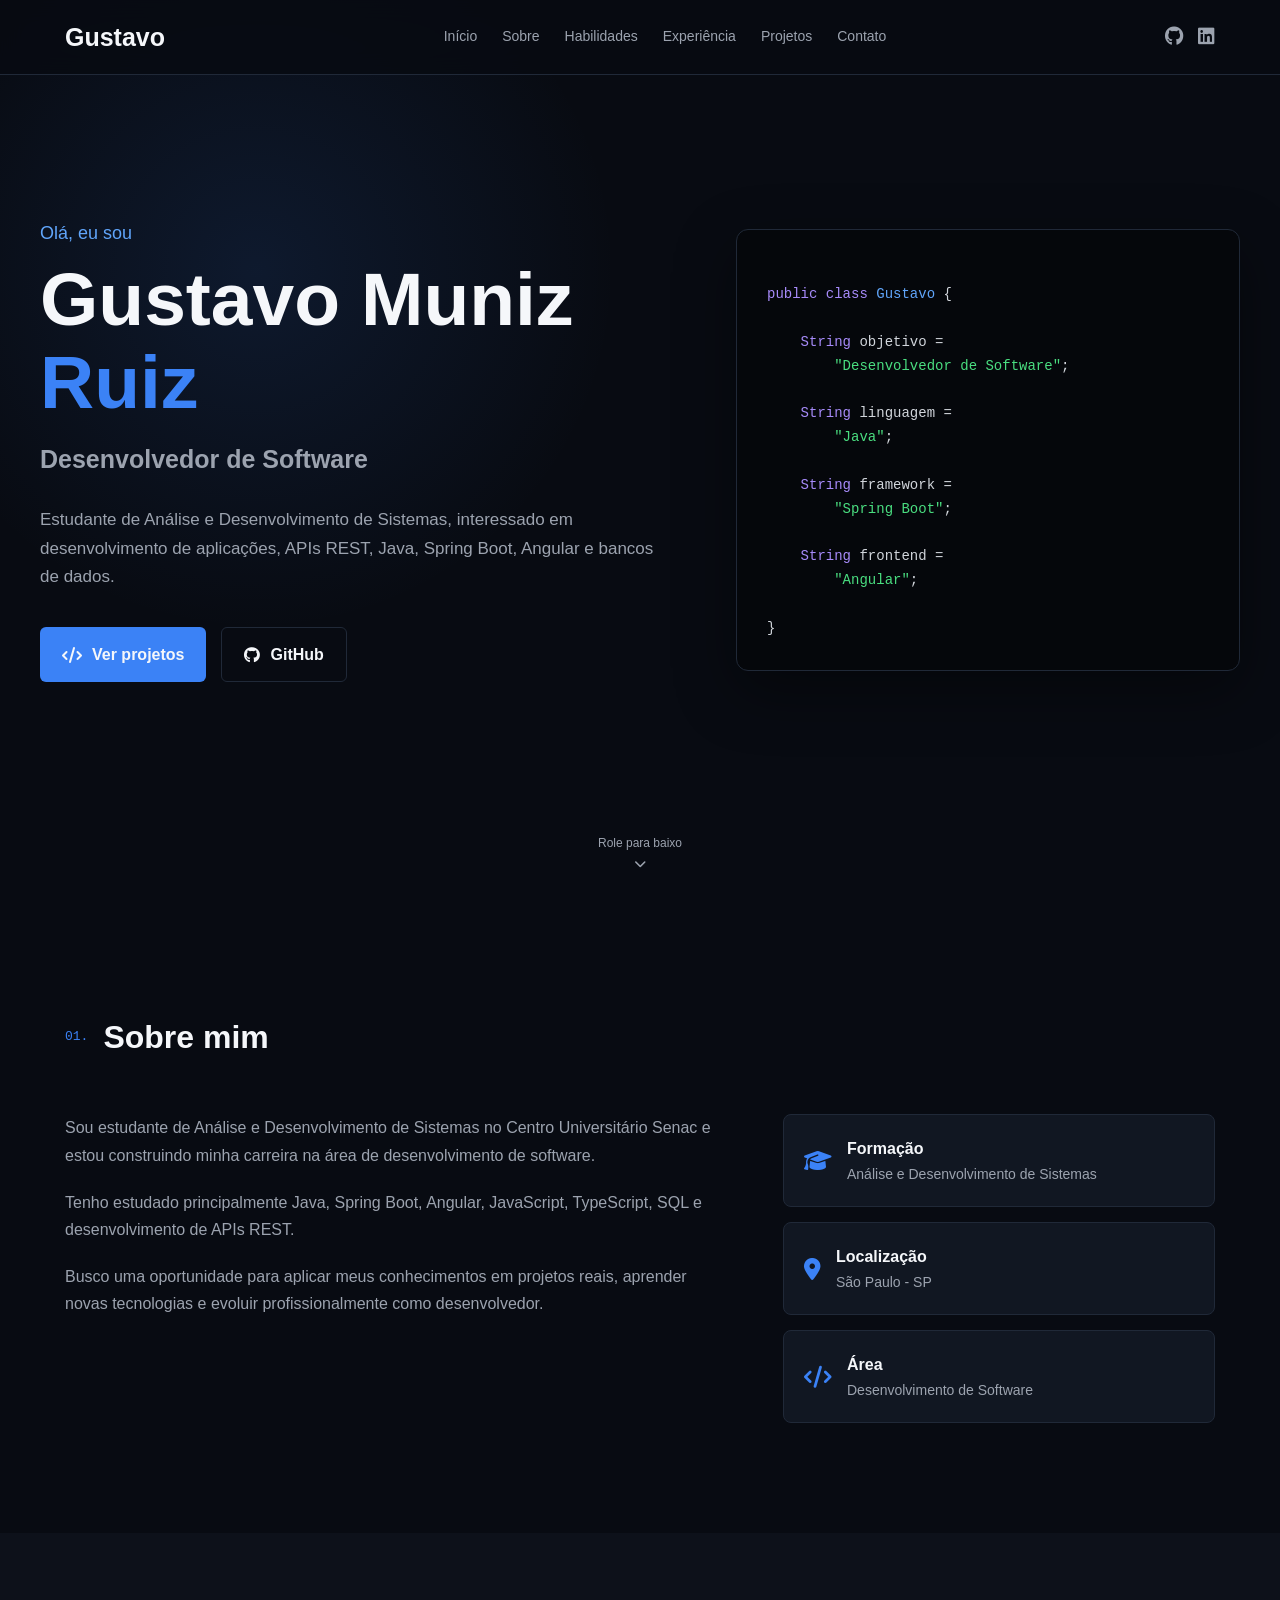
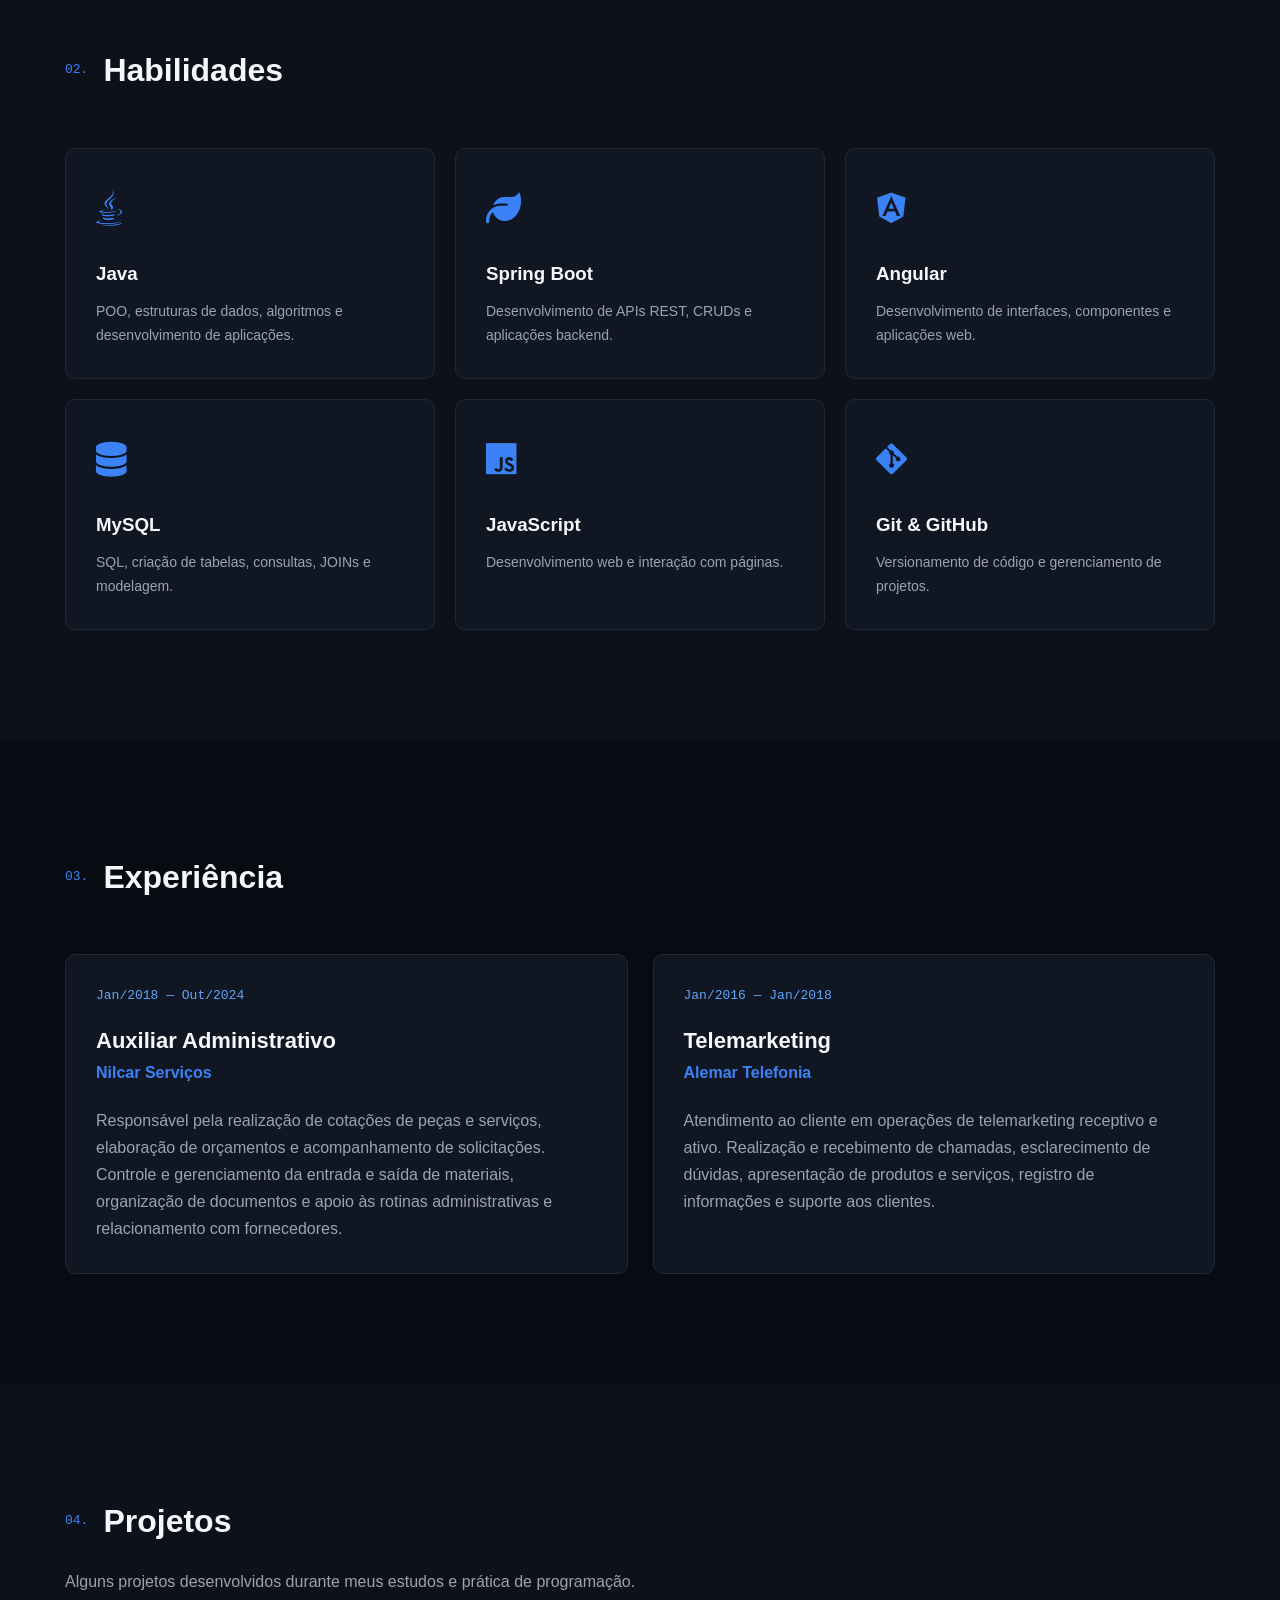
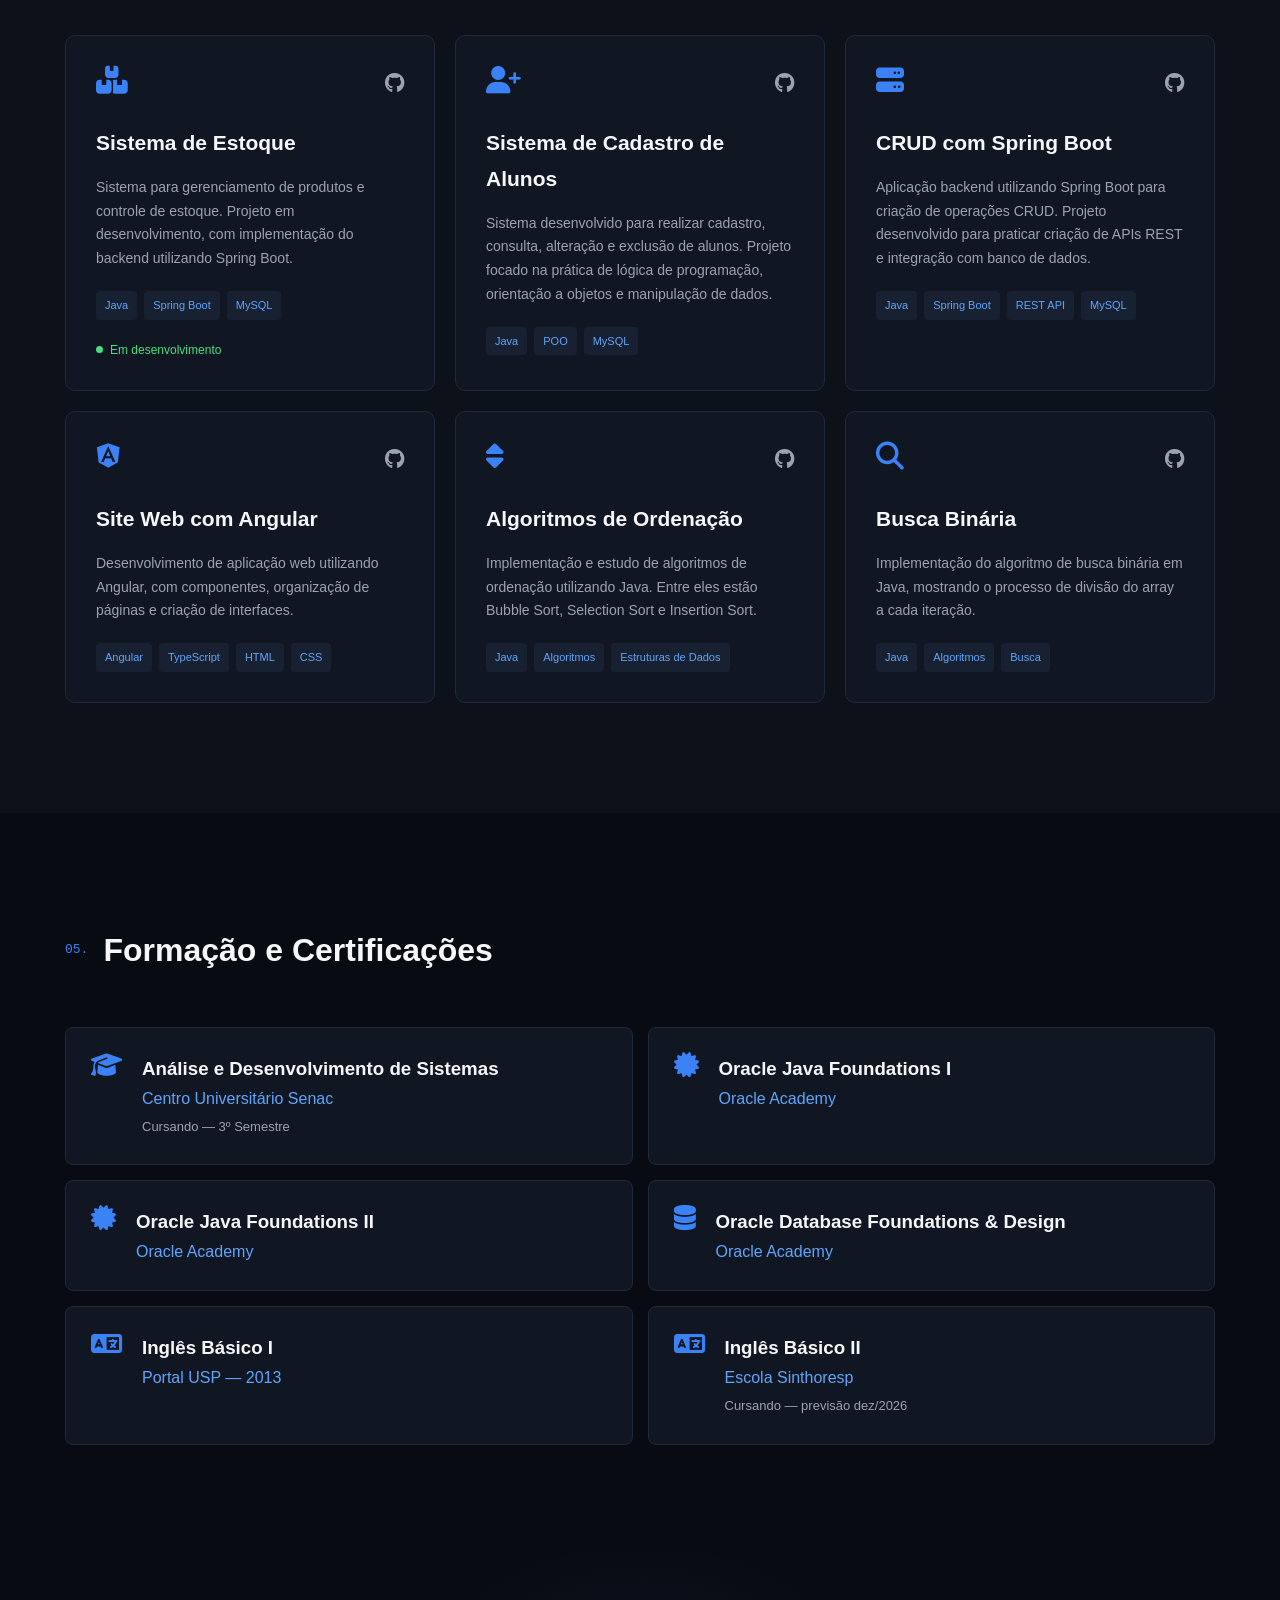
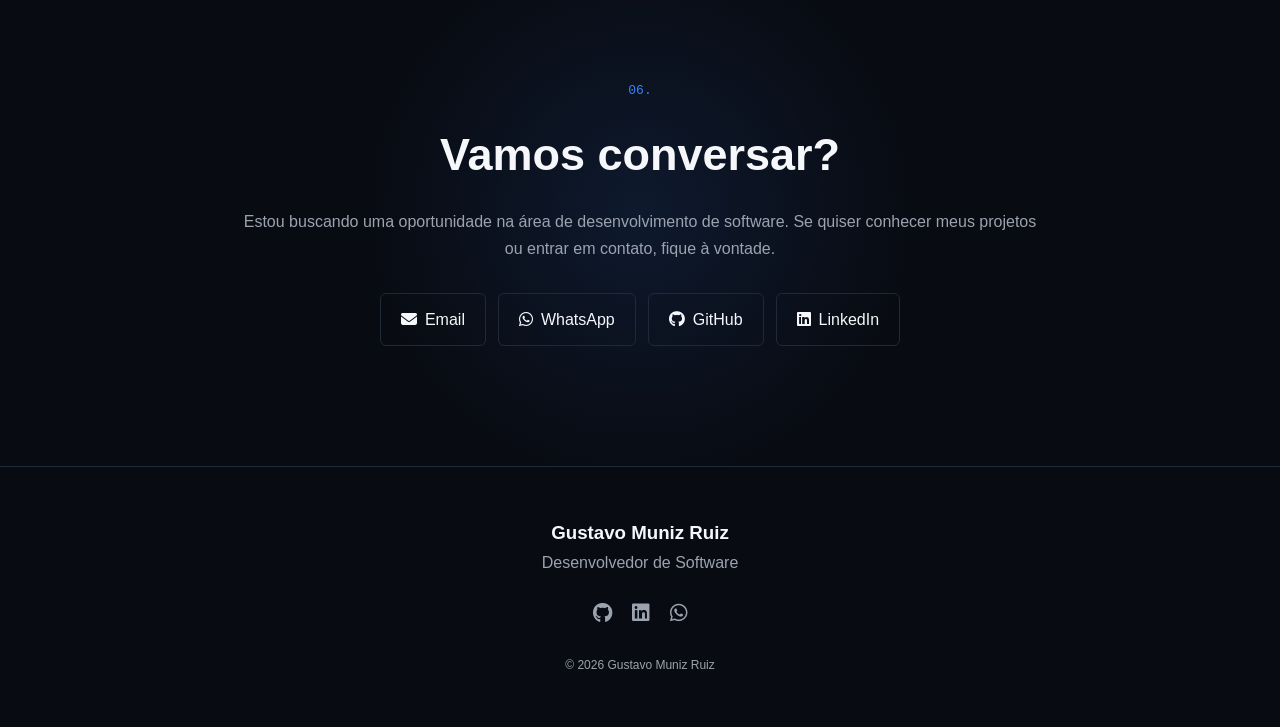
<file: curriculo/index.html>
<!DOCTYPE html>
<html lang="pt-BR">

<head>

    <meta charset="UTF-8">

    <meta name="viewport"
          content="width=device-width, initial-scale=1.0">

    <title>Gustavo Muniz Ruiz | Desenvolvedor</title>

    <link rel="stylesheet"
          href="style.css">

    <!-- Font Awesome -->
    <link rel="stylesheet"
          href="https://cdnjs.cloudflare.com/ajax/libs/font-awesome/6.5.2/css/all.min.css">

</head>


<body>


<!-- =========================
     NAVEGAÇÃO
========================= -->

<nav class="navbar">

    <div class="nav-container">

        <a href="#inicio" class="logo">
            Gustavo<span></span>
        </a>


        <div class="nav-links">

            <a href="#inicio">Início</a>

            <a href="#sobre">Sobre</a>

            <a href="#habilidades">Habilidades</a>

            <a href="#experiencia">Experiência</a>

            <a href="#projetos">Projetos</a>

            <a href="#contato">Contato</a>

        </div>


        <div class="nav-social">

            <a href="https://github.com/gustavomr31"
               target="_blank">

                <i class="fa-brands fa-github"></i>

            </a>


            <a href="https://www.linkedin.com/"
               target="_blank">

                <i class="fa-brands fa-linkedin"></i>

            </a>

        </div>

    </div>

</nav>



<!-- =========================
     INÍCIO
========================= -->

<section id="inicio" class="hero">

    <div class="hero-container">


        <div class="hero-text reveal-left">

            <p class="hello">
                Olá, eu sou
            </p>


            <h1>
                Gustavo Muniz
                <span>Ruiz</span>
            </h1>


            <h2>
                Desenvolvedor de Software
            </h2>


            <p class="hero-description">

                Estudante de Análise e Desenvolvimento de Sistemas,
                interessado em desenvolvimento de aplicações,
                APIs REST, Java, Spring Boot, Angular e bancos
                de dados.

            </p>


            <div class="hero-buttons">

                <a href="#projetos"
                   class="btn primary">

                    <i class="fa-solid fa-code"></i>

                    Ver projetos

                </a>


                <a href="https://github.com/gustavomr31"
                   target="_blank"
                   class="btn secondary">

                    <i class="fa-brands fa-github"></i>

                    GitHub

                </a>

            </div>

        </div>



        <div class="hero-code reveal-right">

<pre><code>
<span class="purple">public class</span> <span class="blue">Gustavo</span> {

    <span class="purple">String</span> objetivo =
        <span class="green">"Desenvolvedor de Software"</span>;

    <span class="purple">String</span> linguagem =
        <span class="green">"Java"</span>;

    <span class="purple">String</span> framework =
        <span class="green">"Spring Boot"</span>;

    <span class="purple">String</span> frontend =
        <span class="green">"Angular"</span>;

}
</code></pre>

        </div>

    </div>


    <div class="scroll-indicator">

        <span>Role para baixo</span>

        <i class="fa-solid fa-chevron-down"></i>

    </div>

</section>



<!-- =========================
     SOBRE
========================= -->

<section id="sobre" class="section">


    <div class="section-header reveal">

        <span>01.</span>

        <h2>Sobre mim</h2>

    </div>


    <div class="about-grid">


        <div class="about-text reveal-left">

            <p>

                Sou estudante de Análise e Desenvolvimento de
                Sistemas no Centro Universitário Senac e estou
                construindo minha carreira na área de desenvolvimento
                de software.

            </p>


            <p>

                Tenho estudado principalmente Java, Spring Boot,
                Angular, JavaScript, TypeScript, SQL e desenvolvimento
                de APIs REST.

            </p>


            <p>

                Busco uma oportunidade para aplicar meus conhecimentos
                em projetos reais, aprender novas tecnologias e evoluir
                profissionalmente como desenvolvedor.

            </p>

        </div>



        <div class="about-info reveal-right">

            <div class="info-card">

                <i class="fa-solid fa-graduation-cap"></i>

                <div>

                    <strong>Formação</strong>

                    <span>
                        Análise e Desenvolvimento de Sistemas
                    </span>

                </div>

            </div>


            <div class="info-card">

                <i class="fa-solid fa-location-dot"></i>

                <div>

                    <strong>Localização</strong>

                    <span>
                        São Paulo - SP
                    </span>

                </div>

            </div>


            <div class="info-card">

                <i class="fa-solid fa-code"></i>

                <div>

                    <strong>Área</strong>

                    <span>
                        Desenvolvimento de Software
                    </span>

                </div>

            </div>


        </div>

    </div>

</section>



<!-- =========================
     HABILIDADES
========================= -->

<section id="habilidades" class="section dark-section">


    <div class="section-header reveal">

        <span>02.</span>

        <h2>Habilidades</h2>

    </div>


    <div class="skills-container">


        <div class="skill-card reveal">

            <div class="skill-icon">

                <i class="fa-brands fa-java"></i>

            </div>

            <h3>Java</h3>

            <p>
                POO, estruturas de dados,
                algoritmos e desenvolvimento
                de aplicações.
            </p>

        </div>



        <div class="skill-card reveal">

            <div class="skill-icon">

                <i class="fa-solid fa-leaf"></i>

            </div>

            <h3>Spring Boot</h3>

            <p>
                Desenvolvimento de APIs REST,
                CRUDs e aplicações backend.
            </p>

        </div>



        <div class="skill-card reveal">

            <div class="skill-icon">

                <i class="fa-brands fa-angular"></i>

            </div>

            <h3>Angular</h3>

            <p>
                Desenvolvimento de interfaces,
                componentes e aplicações web.
            </p>

        </div>



        <div class="skill-card reveal">

            <div class="skill-icon">

                <i class="fa-solid fa-database"></i>

            </div>

            <h3>MySQL</h3>

            <p>
                SQL, criação de tabelas,
                consultas, JOINs e modelagem.
            </p>

        </div>



        <div class="skill-card reveal">

            <div class="skill-icon">

                <i class="fa-brands fa-js"></i>

            </div>

            <h3>JavaScript</h3>

            <p>
                Desenvolvimento web e
                interação com páginas.
            </p>

        </div>



        <div class="skill-card reveal">

            <div class="skill-icon">

                <i class="fa-brands fa-git-alt"></i>

            </div>

            <h3>Git & GitHub</h3>

            <p>
                Versionamento de código e
                gerenciamento de projetos.
            </p>

        </div>

    </div>

</section>



<!-- =========================
     EXPERIÊNCIA
========================= -->

<section id="experiencia" class="section">


    <div class="section-header reveal">

        <span>03.</span>

        <h2>Experiência</h2>

    </div>


    <div class="experience-container">


        <div class="experience-card reveal-left">

            <div class="experience-date">

                Jan/2018 — Out/2024

            </div>


            <h3>
                Auxiliar Administrativo
            </h3>


            <h4>
                Nilcar Serviços
            </h4>


            <p>

                Responsável pela realização de cotações de peças
                e serviços, elaboração de orçamentos e acompanhamento
                de solicitações.

                Controle e gerenciamento da entrada e saída de
                materiais, organização de documentos e apoio às
                rotinas administrativas e relacionamento com
                fornecedores.

            </p>

        </div>



        <div class="experience-card reveal-right">

            <div class="experience-date">

                Jan/2016 — Jan/2018

            </div>


            <h3>
                Telemarketing
            </h3>


            <h4>
                Alemar Telefonia
            </h4>


            <p>

                Atendimento ao cliente em operações de telemarketing
                receptivo e ativo.

                Realização e recebimento de chamadas, esclarecimento
                de dúvidas, apresentação de produtos e serviços,
                registro de informações e suporte aos clientes.

            </p>

        </div>

    </div>

</section>



<!-- =========================
     PROJETOS
========================= -->

<section id="projetos" class="section dark-section">


    <div class="section-header reveal">

        <span>04.</span>

        <h2>Projetos</h2>

    </div>


    <p class="section-description reveal">

        Alguns projetos desenvolvidos durante meus estudos e
        prática de programação.

    </p>


    <div class="projects-grid">


        <!-- PROJETO 1 -->

        <article class="project-card reveal">

            <div class="project-top">

                <i class="fa-solid fa-boxes-stacked"></i>


                <a href="https://github.com/gustavomr31"
                   target="_blank">

                    <i class="fa-brands fa-github"></i>

                </a>

            </div>


            <h3>
                Sistema de Estoque
            </h3>


            <p>

                Sistema para gerenciamento de produtos e controle
                de estoque.

                Projeto em desenvolvimento, com implementação
                do backend utilizando Spring Boot.

            </p>


            <div class="project-tech">

                <span>Java</span>

                <span>Spring Boot</span>

                <span>MySQL</span>

            </div>


            <div class="project-status">

                <span></span>

                Em desenvolvimento

            </div>

        </article>



        <!-- PROJETO 2 -->

        <article class="project-card reveal">

            <div class="project-top">

                <i class="fa-solid fa-user-plus"></i>


                <a href="https://github.com/gustavomr31"
                   target="_blank">

                    <i class="fa-brands fa-github"></i>

                </a>

            </div>


            <h3>
                Sistema de Cadastro de Alunos
            </h3>


            <p>

                Sistema desenvolvido para realizar cadastro,
                consulta, alteração e exclusão de alunos.

                Projeto focado na prática de lógica de programação,
                orientação a objetos e manipulação de dados.

            </p>


            <div class="project-tech">

                <span>Java</span>

                <span>POO</span>

                <span>MySQL</span>

            </div>

        </article>



        <!-- PROJETO 3 -->

        <article class="project-card reveal">

            <div class="project-top">

                <i class="fa-solid fa-server"></i>


                <a href="https://github.com/gustavomr31"
                   target="_blank">

                    <i class="fa-brands fa-github"></i>

                </a>

            </div>


            <h3>
                CRUD com Spring Boot
            </h3>


            <p>

                Aplicação backend utilizando Spring Boot para
                criação de operações CRUD.

                Projeto desenvolvido para praticar criação de
                APIs REST e integração com banco de dados.

            </p>


            <div class="project-tech">

                <span>Java</span>

                <span>Spring Boot</span>

                <span>REST API</span>

                <span>MySQL</span>

            </div>

        </article>



        <!-- PROJETO 4 -->

        <article class="project-card reveal">

            <div class="project-top">

                <i class="fa-brands fa-angular"></i>


                <a href="https://github.com/gustavomr31"
                   target="_blank">

                    <i class="fa-brands fa-github"></i>

                </a>

            </div>


            <h3>
                Site Web com Angular
            </h3>


            <p>

                Desenvolvimento de aplicação web utilizando Angular,
                com componentes, organização de páginas e criação
                de interfaces.

            </p>


            <div class="project-tech">

                <span>Angular</span>

                <span>TypeScript</span>

                <span>HTML</span>

                <span>CSS</span>

            </div>

        </article>



        <!-- PROJETO 5 -->

        <article class="project-card reveal">

            <div class="project-top">

                <i class="fa-solid fa-sort"></i>


                <a href="https://github.com/gustavomr31"
                   target="_blank">

                    <i class="fa-brands fa-github"></i>

                </a>

            </div>


            <h3>
                Algoritmos de Ordenação
            </h3>


            <p>

                Implementação e estudo de algoritmos de ordenação
                utilizando Java.

                Entre eles estão Bubble Sort, Selection Sort
                e Insertion Sort.

            </p>


            <div class="project-tech">

                <span>Java</span>

                <span>Algoritmos</span>

                <span>Estruturas de Dados</span>

            </div>

        </article>



        <!-- PROJETO 6 -->

        <article class="project-card reveal">

            <div class="project-top">

                <i class="fa-solid fa-magnifying-glass"></i>


                <a href="https://github.com/gustavomr31"
                   target="_blank">

                    <i class="fa-brands fa-github"></i>

                </a>

            </div>


            <h3>
                Busca Binária
            </h3>


            <p>

                Implementação do algoritmo de busca binária em Java,
                mostrando o processo de divisão do array a cada
                iteração.

            </p>


            <div class="project-tech">

                <span>Java</span>

                <span>Algoritmos</span>

                <span>Busca</span>

            </div>

        </article>

    </div>

</section>



<!-- =========================
     FORMAÇÃO
========================= -->

<section class="section">


    <div class="section-header reveal">

        <span>05.</span>

        <h2>Formação e Certificações</h2>

    </div>


    <div class="education">


        <div class="education-card reveal">

            <i class="fa-solid fa-graduation-cap"></i>

            <div>

                <h3>
                    Análise e Desenvolvimento de Sistemas
                </h3>

                <p>
                    Centro Universitário Senac
                </p>

                <span>
                    Cursando — 3º Semestre
                </span>

            </div>

        </div>


        <div class="education-card reveal">

            <i class="fa-solid fa-certificate"></i>

            <div>

                <h3>
                    Oracle Java Foundations I
                </h3>

                <p>
                    Oracle Academy
                </p>

            </div>

        </div>


        <div class="education-card reveal">

            <i class="fa-solid fa-certificate"></i>

            <div>

                <h3>
                    Oracle Java Foundations II
                </h3>

                <p>
                    Oracle Academy
                </p>

            </div>

        </div>


        <div class="education-card reveal">

            <i class="fa-solid fa-database"></i>

            <div>

                <h3>
                    Oracle Database Foundations & Design
                </h3>

                <p>
                    Oracle Academy
                </p>

            </div>

        </div>


        <div class="education-card reveal">

            <i class="fa-solid fa-language"></i>

            <div>

                <h3>
                    Inglês Básico I
                </h3>

                <p>
                    Portal USP — 2013
                </p>

            </div>

        </div>


        <div class="education-card reveal">

            <i class="fa-solid fa-language"></i>

            <div>

                <h3>
                    Inglês Básico II
                </h3>

                <p>
                    Escola Sinthoresp
                </p>

                <span>
                    Cursando — previsão dez/2026
                </span>

            </div>

        </div>

    </div>

</section>



<!-- =========================
     CONTATO
========================= -->

<section id="contato" class="contact-section">


    <div class="contact-content reveal">

        <span class="contact-number">
            06.
        </span>


        <h2>
            Vamos conversar?
        </h2>


        <p>

            Estou buscando uma oportunidade na área de
            desenvolvimento de software.

            Se quiser conhecer meus projetos ou entrar em contato,
            fique à vontade.

        </p>


        <div class="contact-buttons">


            <a href="mailto:gustavomunizruiz@hotmail.com"
               class="contact-button">

                <i class="fa-solid fa-envelope"></i>

                Email

            </a>


            <a href="https://wa.me/5511947838716"
               target="_blank"
               class="contact-button">

                <i class="fa-brands fa-whatsapp"></i>

                WhatsApp

            </a>


            <a href="https://github.com/gustavomr31"
               target="_blank"
               class="contact-button">

                <i class="fa-brands fa-github"></i>

                GitHub

            </a>


            <a href="https://www.linkedin.com/"
               target="_blank"
               class="contact-button">

                <i class="fa-brands fa-linkedin"></i>

                LinkedIn

            </a>

        </div>

    </div>

</section>



<!-- =========================
     FOOTER
========================= -->

<footer>

    <h3>
        Gustavo Muniz Ruiz
    </h3>

    <p>
        Desenvolvedor de Software
    </p>


    <div class="footer-social">

        <a href="https://github.com/gustavomr31"
           target="_blank">

            <i class="fa-brands fa-github"></i>

        </a>


        <a href="https://www.linkedin.com/"
           target="_blank">

            <i class="fa-brands fa-linkedin"></i>

        </a>


        <a href="https://wa.me/5511947838716"
           target="_blank">

            <i class="fa-brands fa-whatsapp"></i>

        </a>

    </div>


    <span>
        © 2026 Gustavo Muniz Ruiz
    </span>

</footer>



<!-- BOTÃO VOLTAR AO TOPO -->

<button id="topButton">

    <i class="fa-solid fa-arrow-up"></i>

</button>


<script src="script.js"></script>
</body>

</html>
</file>
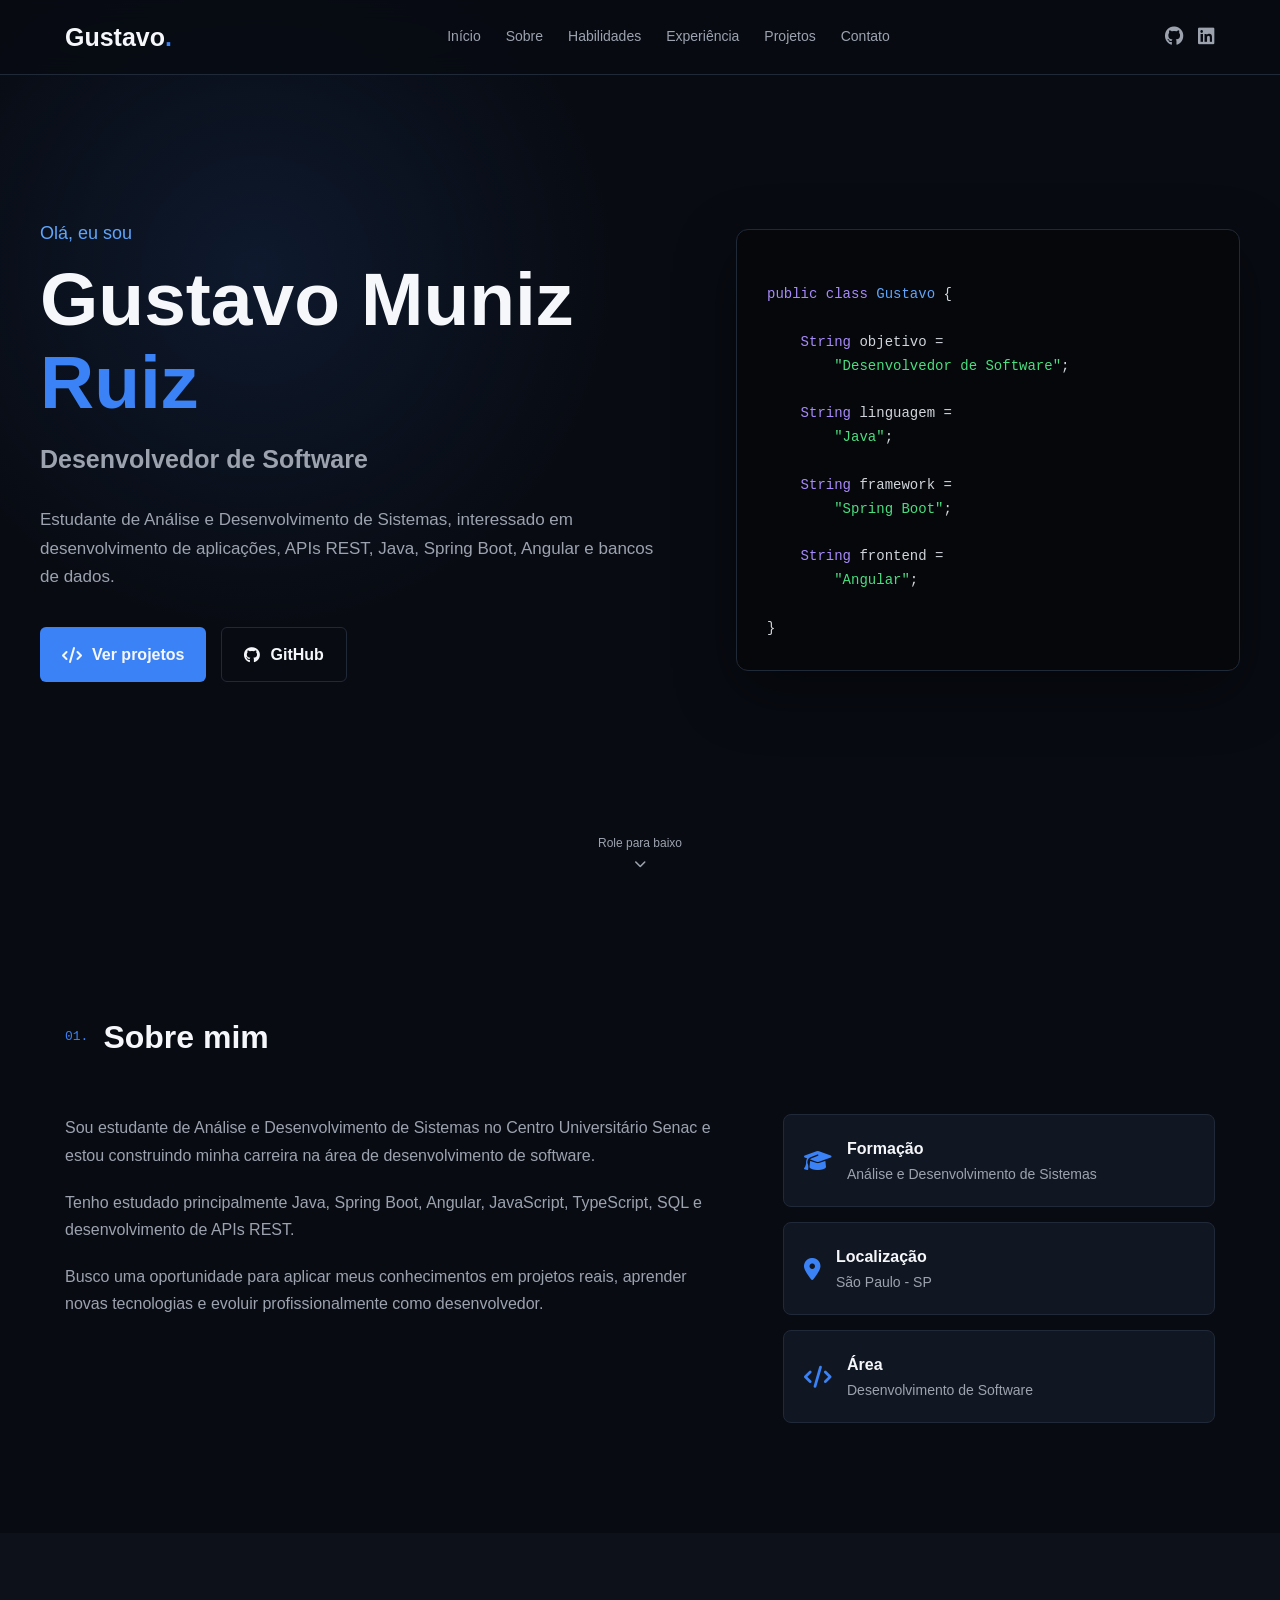
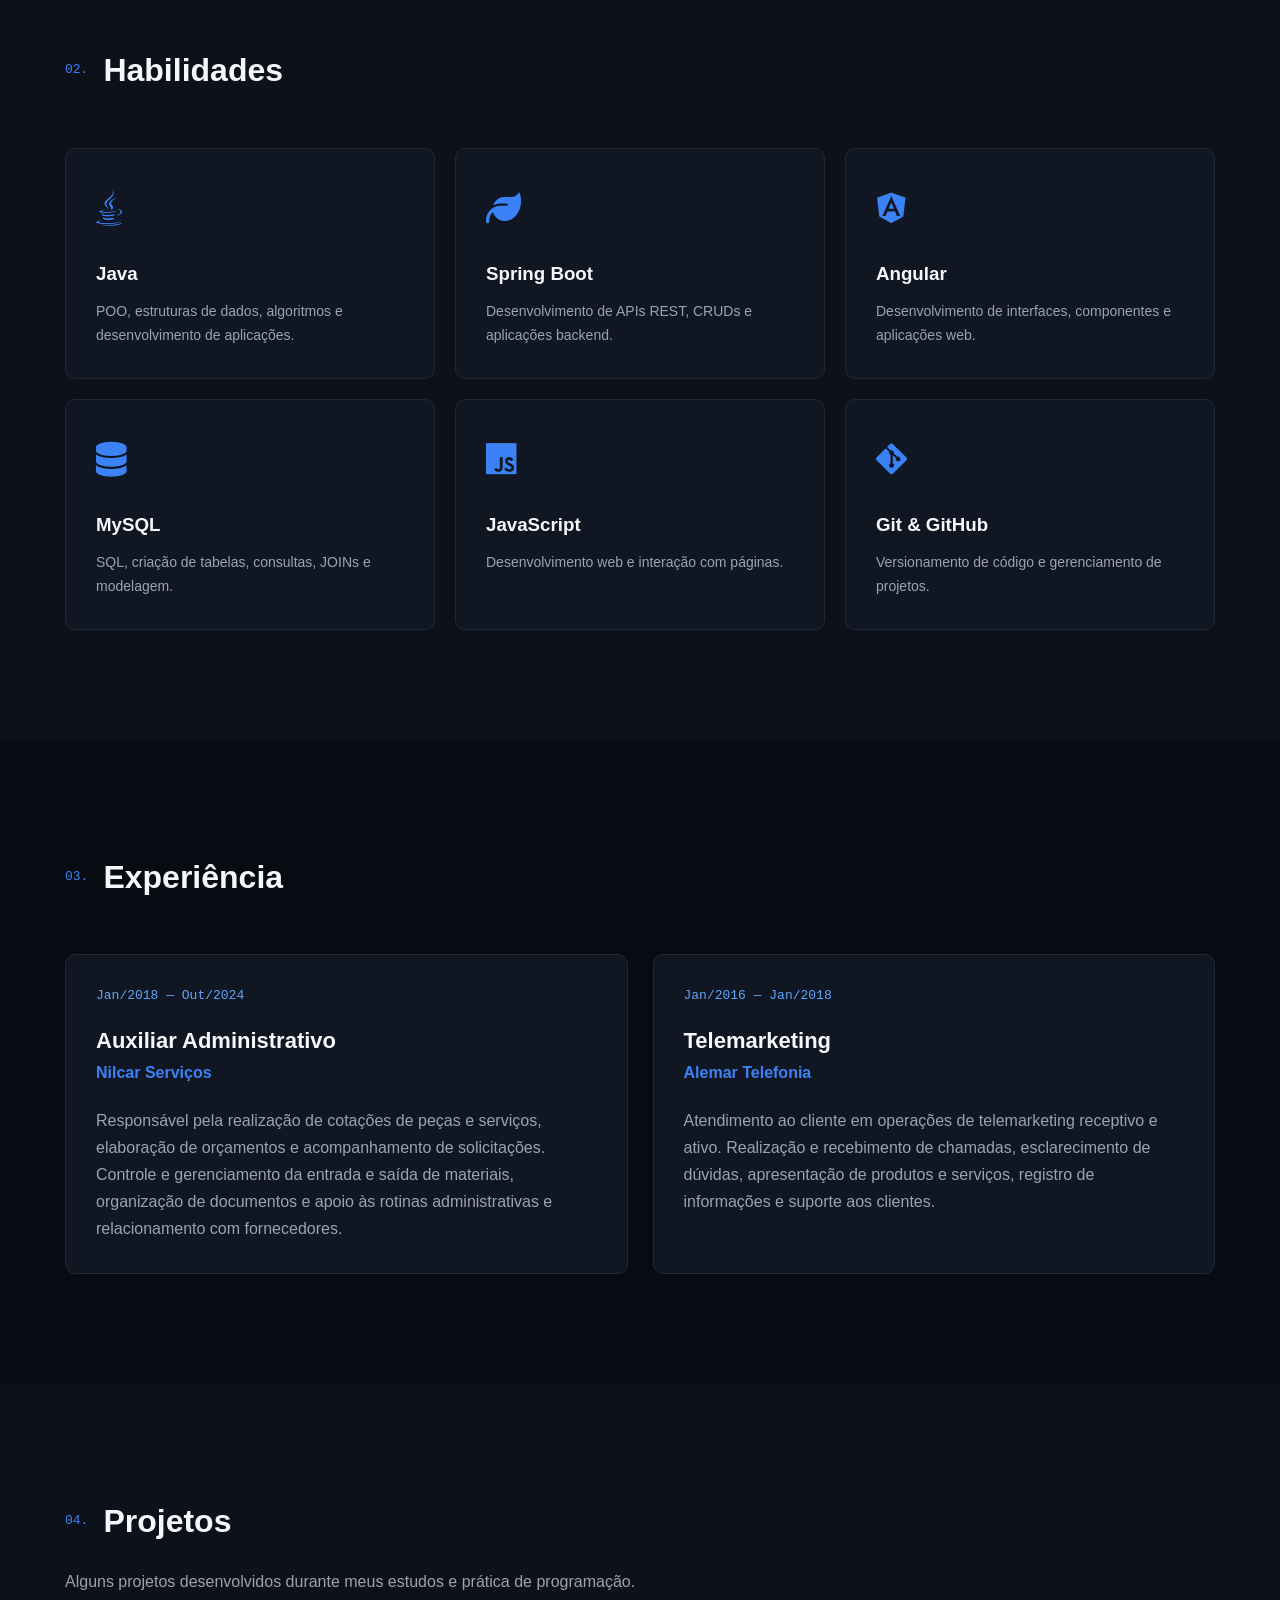
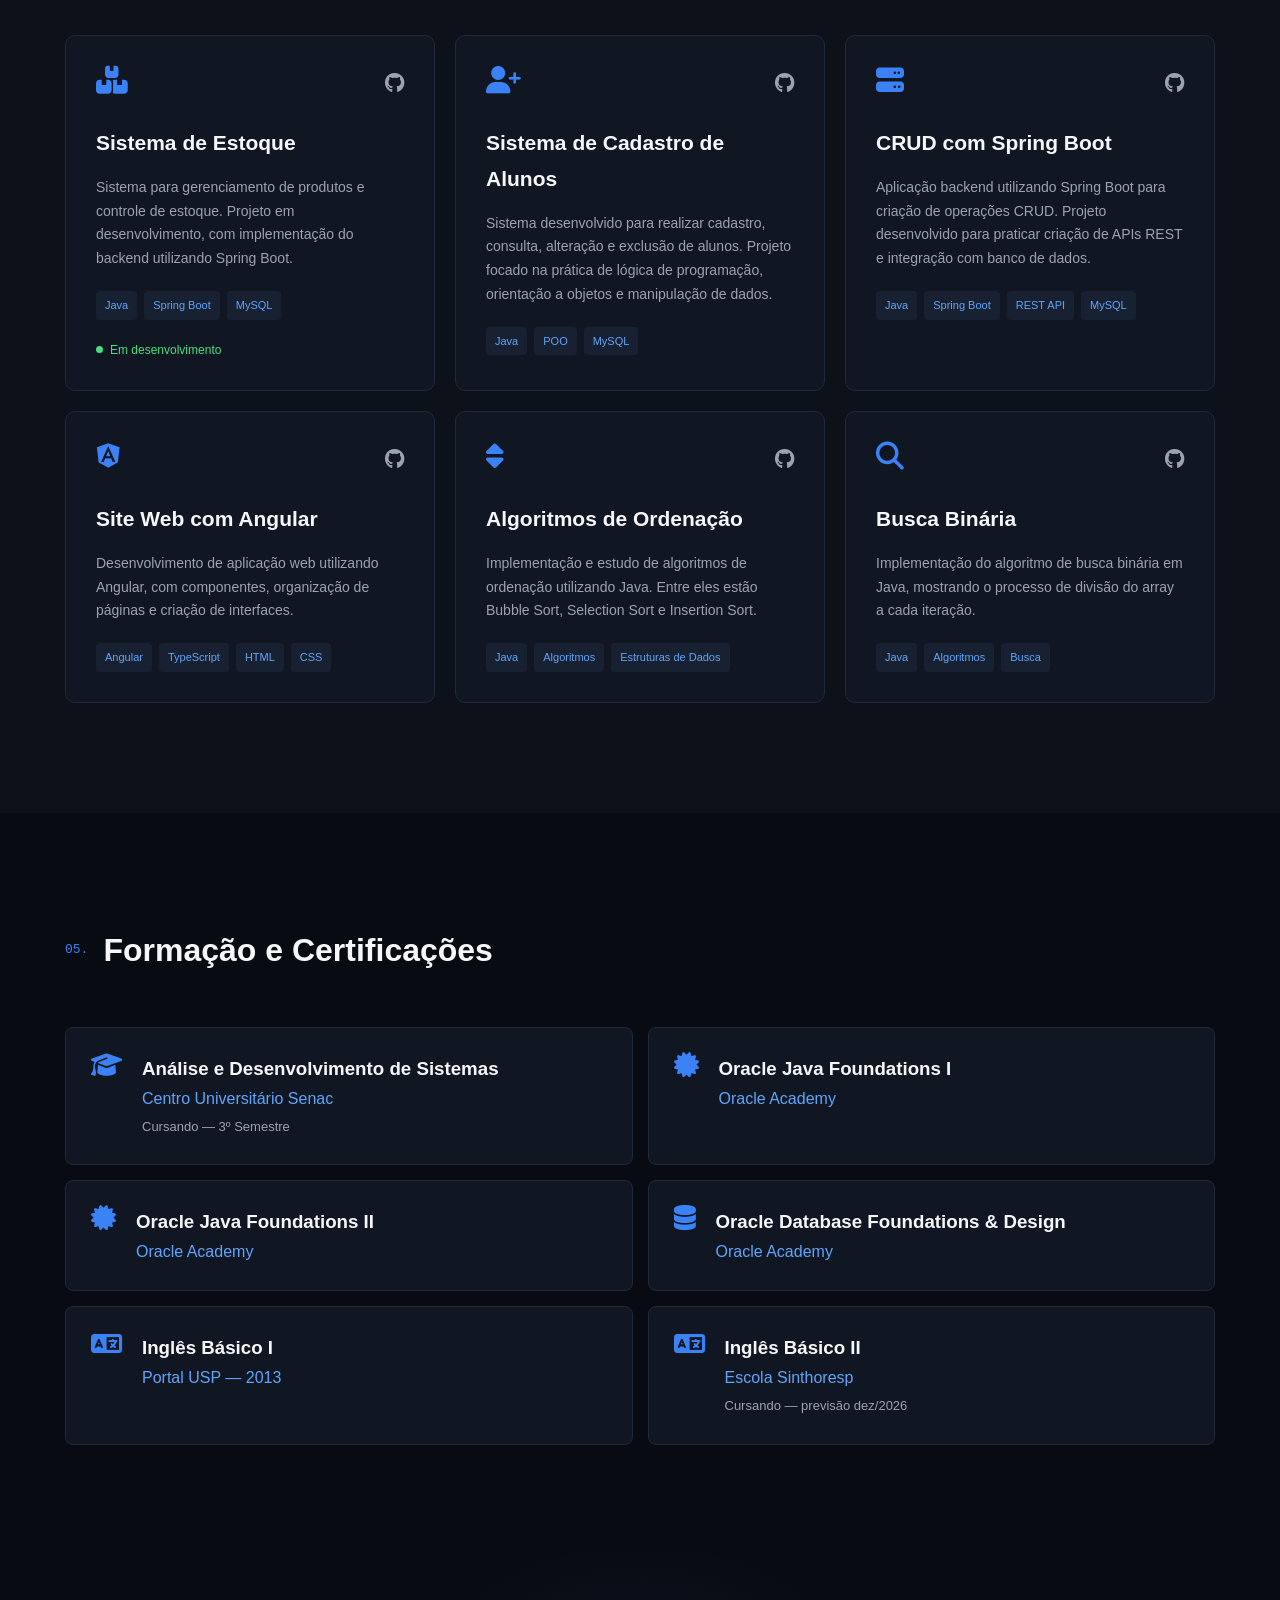
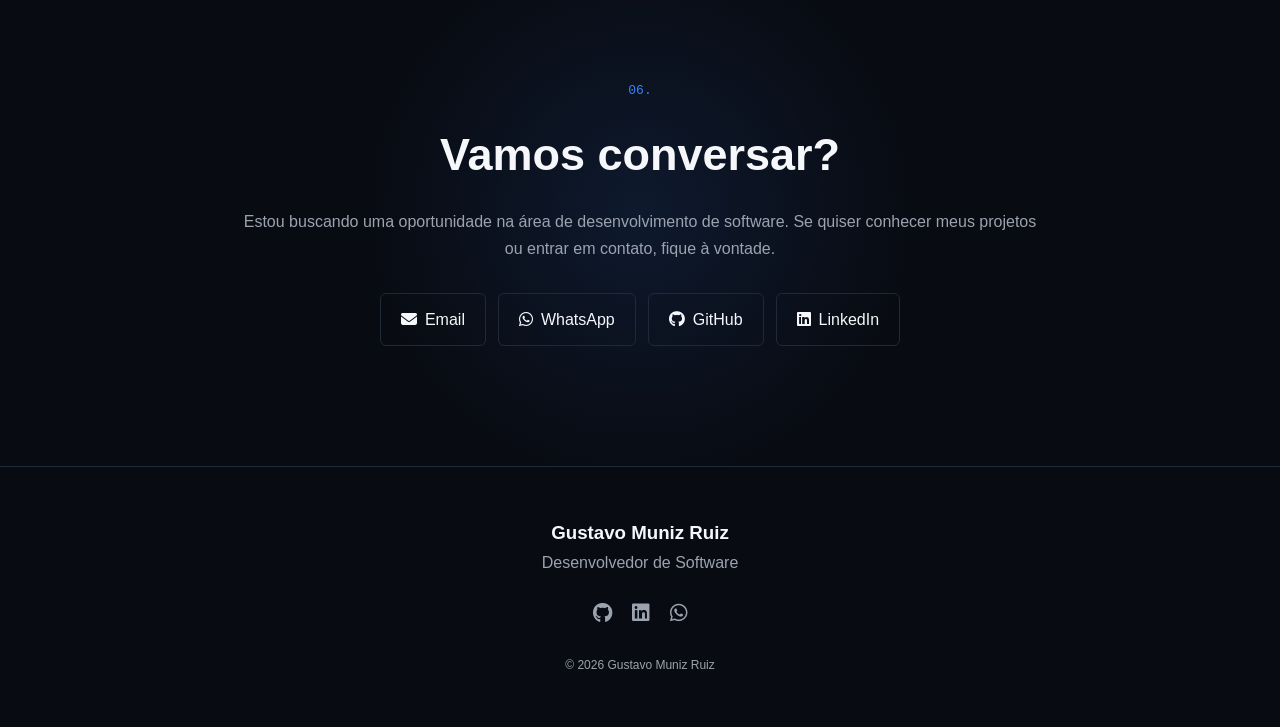
<file: curriculo/index.html.html>
<!DOCTYPE html>
<html lang="pt-BR">

<head>

    <meta charset="UTF-8">

    <meta name="viewport"
          content="width=device-width, initial-scale=1.0">

    <title>Gustavo Muniz Ruiz | Desenvolvedor</title>

    <link rel="stylesheet"
          href="style.css">

    <!-- Font Awesome -->
    <link rel="stylesheet"
          href="https://cdnjs.cloudflare.com/ajax/libs/font-awesome/6.5.2/css/all.min.css">

</head>


<body>


<!-- =========================
     NAVEGAÇÃO
========================= -->

<nav class="navbar">

    <div class="nav-container">

        <a href="#inicio" class="logo">
            Gustavo<span>.</span>
        </a>


        <div class="nav-links">

            <a href="#inicio">Início</a>

            <a href="#sobre">Sobre</a>

            <a href="#habilidades">Habilidades</a>

            <a href="#experiencia">Experiência</a>

            <a href="#projetos">Projetos</a>

            <a href="#contato">Contato</a>

        </div>


        <div class="nav-social">

            <a href="https://github.com/gustavomr31"
               target="_blank">

                <i class="fa-brands fa-github"></i>

            </a>


            <a href="https://www.linkedin.com/"
               target="_blank">

                <i class="fa-brands fa-linkedin"></i>

            </a>

        </div>

    </div>

</nav>



<!-- =========================
     INÍCIO
========================= -->

<section id="inicio" class="hero">

    <div class="hero-container">


        <div class="hero-text reveal-left">

            <p class="hello">
                Olá, eu sou
            </p>


            <h1>
                Gustavo Muniz
                <span>Ruiz</span>
            </h1>


            <h2>
                Desenvolvedor de Software
            </h2>


            <p class="hero-description">

                Estudante de Análise e Desenvolvimento de Sistemas,
                interessado em desenvolvimento de aplicações,
                APIs REST, Java, Spring Boot, Angular e bancos
                de dados.

            </p>


            <div class="hero-buttons">

                <a href="#projetos"
                   class="btn primary">

                    <i class="fa-solid fa-code"></i>

                    Ver projetos

                </a>


                <a href="https://github.com/gustavomr31"
                   target="_blank"
                   class="btn secondary">

                    <i class="fa-brands fa-github"></i>

                    GitHub

                </a>

            </div>

        </div>



        <div class="hero-code reveal-right">

<pre><code>
<span class="purple">public class</span> <span class="blue">Gustavo</span> {

    <span class="purple">String</span> objetivo =
        <span class="green">"Desenvolvedor de Software"</span>;

    <span class="purple">String</span> linguagem =
        <span class="green">"Java"</span>;

    <span class="purple">String</span> framework =
        <span class="green">"Spring Boot"</span>;

    <span class="purple">String</span> frontend =
        <span class="green">"Angular"</span>;

}
</code></pre>

        </div>

    </div>


    <div class="scroll-indicator">

        <span>Role para baixo</span>

        <i class="fa-solid fa-chevron-down"></i>

    </div>

</section>



<!-- =========================
     SOBRE
========================= -->

<section id="sobre" class="section">


    <div class="section-header reveal">

        <span>01.</span>

        <h2>Sobre mim</h2>

    </div>


    <div class="about-grid">


        <div class="about-text reveal-left">

            <p>

                Sou estudante de Análise e Desenvolvimento de
                Sistemas no Centro Universitário Senac e estou
                construindo minha carreira na área de desenvolvimento
                de software.

            </p>


            <p>

                Tenho estudado principalmente Java, Spring Boot,
                Angular, JavaScript, TypeScript, SQL e desenvolvimento
                de APIs REST.

            </p>


            <p>

                Busco uma oportunidade para aplicar meus conhecimentos
                em projetos reais, aprender novas tecnologias e evoluir
                profissionalmente como desenvolvedor.

            </p>

        </div>



        <div class="about-info reveal-right">

            <div class="info-card">

                <i class="fa-solid fa-graduation-cap"></i>

                <div>

                    <strong>Formação</strong>

                    <span>
                        Análise e Desenvolvimento de Sistemas
                    </span>

                </div>

            </div>


            <div class="info-card">

                <i class="fa-solid fa-location-dot"></i>

                <div>

                    <strong>Localização</strong>

                    <span>
                        São Paulo - SP
                    </span>

                </div>

            </div>


            <div class="info-card">

                <i class="fa-solid fa-code"></i>

                <div>

                    <strong>Área</strong>

                    <span>
                        Desenvolvimento de Software
                    </span>

                </div>

            </div>


        </div>

    </div>

</section>



<!-- =========================
     HABILIDADES
========================= -->

<section id="habilidades" class="section dark-section">


    <div class="section-header reveal">

        <span>02.</span>

        <h2>Habilidades</h2>

    </div>


    <div class="skills-container">


        <div class="skill-card reveal">

            <div class="skill-icon">

                <i class="fa-brands fa-java"></i>

            </div>

            <h3>Java</h3>

            <p>
                POO, estruturas de dados,
                algoritmos e desenvolvimento
                de aplicações.
            </p>

        </div>



        <div class="skill-card reveal">

            <div class="skill-icon">

                <i class="fa-solid fa-leaf"></i>

            </div>

            <h3>Spring Boot</h3>

            <p>
                Desenvolvimento de APIs REST,
                CRUDs e aplicações backend.
            </p>

        </div>



        <div class="skill-card reveal">

            <div class="skill-icon">

                <i class="fa-brands fa-angular"></i>

            </div>

            <h3>Angular</h3>

            <p>
                Desenvolvimento de interfaces,
                componentes e aplicações web.
            </p>

        </div>



        <div class="skill-card reveal">

            <div class="skill-icon">

                <i class="fa-solid fa-database"></i>

            </div>

            <h3>MySQL</h3>

            <p>
                SQL, criação de tabelas,
                consultas, JOINs e modelagem.
            </p>

        </div>



        <div class="skill-card reveal">

            <div class="skill-icon">

                <i class="fa-brands fa-js"></i>

            </div>

            <h3>JavaScript</h3>

            <p>
                Desenvolvimento web e
                interação com páginas.
            </p>

        </div>



        <div class="skill-card reveal">

            <div class="skill-icon">

                <i class="fa-brands fa-git-alt"></i>

            </div>

            <h3>Git & GitHub</h3>

            <p>
                Versionamento de código e
                gerenciamento de projetos.
            </p>

        </div>

    </div>

</section>



<!-- =========================
     EXPERIÊNCIA
========================= -->

<section id="experiencia" class="section">


    <div class="section-header reveal">

        <span>03.</span>

        <h2>Experiência</h2>

    </div>


    <div class="experience-container">


        <div class="experience-card reveal-left">

            <div class="experience-date">

                Jan/2018 — Out/2024

            </div>


            <h3>
                Auxiliar Administrativo
            </h3>


            <h4>
                Nilcar Serviços
            </h4>


            <p>

                Responsável pela realização de cotações de peças
                e serviços, elaboração de orçamentos e acompanhamento
                de solicitações.

                Controle e gerenciamento da entrada e saída de
                materiais, organização de documentos e apoio às
                rotinas administrativas e relacionamento com
                fornecedores.

            </p>

        </div>



        <div class="experience-card reveal-right">

            <div class="experience-date">

                Jan/2016 — Jan/2018

            </div>


            <h3>
                Telemarketing
            </h3>


            <h4>
                Alemar Telefonia
            </h4>


            <p>

                Atendimento ao cliente em operações de telemarketing
                receptivo e ativo.

                Realização e recebimento de chamadas, esclarecimento
                de dúvidas, apresentação de produtos e serviços,
                registro de informações e suporte aos clientes.

            </p>

        </div>

    </div>

</section>



<!-- =========================
     PROJETOS
========================= -->

<section id="projetos" class="section dark-section">


    <div class="section-header reveal">

        <span>04.</span>

        <h2>Projetos</h2>

    </div>


    <p class="section-description reveal">

        Alguns projetos desenvolvidos durante meus estudos e
        prática de programação.

    </p>


    <div class="projects-grid">


        <!-- PROJETO 1 -->

        <article class="project-card reveal">

            <div class="project-top">

                <i class="fa-solid fa-boxes-stacked"></i>


                <a href="https://github.com/gustavomr31"
                   target="_blank">

                    <i class="fa-brands fa-github"></i>

                </a>

            </div>


            <h3>
                Sistema de Estoque
            </h3>


            <p>

                Sistema para gerenciamento de produtos e controle
                de estoque.

                Projeto em desenvolvimento, com implementação
                do backend utilizando Spring Boot.

            </p>


            <div class="project-tech">

                <span>Java</span>

                <span>Spring Boot</span>

                <span>MySQL</span>

            </div>


            <div class="project-status">

                <span></span>

                Em desenvolvimento

            </div>

        </article>



        <!-- PROJETO 2 -->

        <article class="project-card reveal">

            <div class="project-top">

                <i class="fa-solid fa-user-plus"></i>


                <a href="https://github.com/gustavomr31"
                   target="_blank">

                    <i class="fa-brands fa-github"></i>

                </a>

            </div>


            <h3>
                Sistema de Cadastro de Alunos
            </h3>


            <p>

                Sistema desenvolvido para realizar cadastro,
                consulta, alteração e exclusão de alunos.

                Projeto focado na prática de lógica de programação,
                orientação a objetos e manipulação de dados.

            </p>


            <div class="project-tech">

                <span>Java</span>

                <span>POO</span>

                <span>MySQL</span>

            </div>

        </article>



        <!-- PROJETO 3 -->

        <article class="project-card reveal">

            <div class="project-top">

                <i class="fa-solid fa-server"></i>


                <a href="https://github.com/gustavomr31"
                   target="_blank">

                    <i class="fa-brands fa-github"></i>

                </a>

            </div>


            <h3>
                CRUD com Spring Boot
            </h3>


            <p>

                Aplicação backend utilizando Spring Boot para
                criação de operações CRUD.

                Projeto desenvolvido para praticar criação de
                APIs REST e integração com banco de dados.

            </p>


            <div class="project-tech">

                <span>Java</span>

                <span>Spring Boot</span>

                <span>REST API</span>

                <span>MySQL</span>

            </div>

        </article>



        <!-- PROJETO 4 -->

        <article class="project-card reveal">

            <div class="project-top">

                <i class="fa-brands fa-angular"></i>


                <a href="https://github.com/gustavomr31"
                   target="_blank">

                    <i class="fa-brands fa-github"></i>

                </a>

            </div>


            <h3>
                Site Web com Angular
            </h3>


            <p>

                Desenvolvimento de aplicação web utilizando Angular,
                com componentes, organização de páginas e criação
                de interfaces.

            </p>


            <div class="project-tech">

                <span>Angular</span>

                <span>TypeScript</span>

                <span>HTML</span>

                <span>CSS</span>

            </div>

        </article>



        <!-- PROJETO 5 -->

        <article class="project-card reveal">

            <div class="project-top">

                <i class="fa-solid fa-sort"></i>


                <a href="https://github.com/gustavomr31"
                   target="_blank">

                    <i class="fa-brands fa-github"></i>

                </a>

            </div>


            <h3>
                Algoritmos de Ordenação
            </h3>


            <p>

                Implementação e estudo de algoritmos de ordenação
                utilizando Java.

                Entre eles estão Bubble Sort, Selection Sort
                e Insertion Sort.

            </p>


            <div class="project-tech">

                <span>Java</span>

                <span>Algoritmos</span>

                <span>Estruturas de Dados</span>

            </div>

        </article>



        <!-- PROJETO 6 -->

        <article class="project-card reveal">

            <div class="project-top">

                <i class="fa-solid fa-magnifying-glass"></i>


                <a href="https://github.com/gustavomr31"
                   target="_blank">

                    <i class="fa-brands fa-github"></i>

                </a>

            </div>


            <h3>
                Busca Binária
            </h3>


            <p>

                Implementação do algoritmo de busca binária em Java,
                mostrando o processo de divisão do array a cada
                iteração.

            </p>


            <div class="project-tech">

                <span>Java</span>

                <span>Algoritmos</span>

                <span>Busca</span>

            </div>

        </article>

    </div>

</section>



<!-- =========================
     FORMAÇÃO
========================= -->

<section class="section">


    <div class="section-header reveal">

        <span>05.</span>

        <h2>Formação e Certificações</h2>

    </div>


    <div class="education">


        <div class="education-card reveal">

            <i class="fa-solid fa-graduation-cap"></i>

            <div>

                <h3>
                    Análise e Desenvolvimento de Sistemas
                </h3>

                <p>
                    Centro Universitário Senac
                </p>

                <span>
                    Cursando — 3º Semestre
                </span>

            </div>

        </div>


        <div class="education-card reveal">

            <i class="fa-solid fa-certificate"></i>

            <div>

                <h3>
                    Oracle Java Foundations I
                </h3>

                <p>
                    Oracle Academy
                </p>

            </div>

        </div>


        <div class="education-card reveal">

            <i class="fa-solid fa-certificate"></i>

            <div>

                <h3>
                    Oracle Java Foundations II
                </h3>

                <p>
                    Oracle Academy
                </p>

            </div>

        </div>


        <div class="education-card reveal">

            <i class="fa-solid fa-database"></i>

            <div>

                <h3>
                    Oracle Database Foundations & Design
                </h3>

                <p>
                    Oracle Academy
                </p>

            </div>

        </div>


        <div class="education-card reveal">

            <i class="fa-solid fa-language"></i>

            <div>

                <h3>
                    Inglês Básico I
                </h3>

                <p>
                    Portal USP — 2013
                </p>

            </div>

        </div>


        <div class="education-card reveal">

            <i class="fa-solid fa-language"></i>

            <div>

                <h3>
                    Inglês Básico II
                </h3>

                <p>
                    Escola Sinthoresp
                </p>

                <span>
                    Cursando — previsão dez/2026
                </span>

            </div>

        </div>

    </div>

</section>



<!-- =========================
     CONTATO
========================= -->

<section id="contato" class="contact-section">


    <div class="contact-content reveal">

        <span class="contact-number">
            06.
        </span>


        <h2>
            Vamos conversar?
        </h2>


        <p>

            Estou buscando uma oportunidade na área de
            desenvolvimento de software.

            Se quiser conhecer meus projetos ou entrar em contato,
            fique à vontade.

        </p>


        <div class="contact-buttons">


            <a href="mailto:gustavomunizruiz@hotmail.com"
               class="contact-button">

                <i class="fa-solid fa-envelope"></i>

                Email

            </a>


            <a href="https://wa.me/5511947838716"
               target="_blank"
               class="contact-button">

                <i class="fa-brands fa-whatsapp"></i>

                WhatsApp

            </a>


            <a href="https://github.com/gustavomr31"
               target="_blank"
               class="contact-button">

                <i class="fa-brands fa-github"></i>

                GitHub

            </a>


            <a href="https://www.linkedin.com/"
               target="_blank"
               class="contact-button">

                <i class="fa-brands fa-linkedin"></i>

                LinkedIn

            </a>

        </div>

    </div>

</section>



<!-- =========================
     FOOTER
========================= -->

<footer>

    <h3>
        Gustavo Muniz Ruiz
    </h3>

    <p>
        Desenvolvedor de Software
    </p>


    <div class="footer-social">

        <a href="https://github.com/gustavomr31"
           target="_blank">

            <i class="fa-brands fa-github"></i>

        </a>


        <a href="https://www.linkedin.com/"
           target="_blank">

            <i class="fa-brands fa-linkedin"></i>

        </a>


        <a href="https://wa.me/5511947838716"
           target="_blank">

            <i class="fa-brands fa-whatsapp"></i>

        </a>

    </div>


    <span>
        © 2026 Gustavo Muniz Ruiz
    </span>

</footer>



<!-- BOTÃO VOLTAR AO TOPO -->

<button id="topButton">

    <i class="fa-solid fa-arrow-up"></i>

</button>


<script src="script.js"></script>
</body>

</html>
</file>
<file: curriculo/style.css>
* {
    margin: 0;
    padding: 0;
    box-sizing: border-box;
}


html {
    scroll-behavior: smooth;
}


:root {

    --background: #080b12;

    --background-2: #0d111a;

    --card: #111722;

    --card-hover: #151d2a;

    --text: #f5f7fa;

    --text-secondary: #9ca3af;

    --primary: #3b82f6;

    --primary-light: #60a5fa;

    --border: #202938;

    --purple: #a78bfa;

}


body {

    font-family:
        Arial,
        Helvetica,
        sans-serif;

    background: var(--background);

    color: var(--text);

    line-height: 1.7;

    overflow-x: hidden;

}


a {
    color: inherit;
    text-decoration: none;
}


/* =========================
   NAVBAR
========================= */

.navbar {

    position: fixed;

    top: 0;

    width: 100%;

    height: 75px;

    background: rgba(8, 11, 18, 0.85);

    backdrop-filter: blur(12px);

    border-bottom: 1px solid var(--border);

    z-index: 1000;

}


.nav-container {

    max-width: 1200px;

    height: 100%;

    margin: auto;

    padding: 0 25px;

    display: flex;

    align-items: center;

    justify-content: space-between;

}


.logo {

    font-size: 25px;

    font-weight: bold;

}


.logo span {

    color: var(--primary);

}


.nav-links {

    display: flex;

    gap: 25px;

}


.nav-links a {

    color: var(--text-secondary);

    font-size: 14px;

    transition: .3s;

}


.nav-links a:hover {

    color: var(--primary-light);

}


.nav-social {

    display: flex;

    gap: 15px;

}


.nav-social a {

    color: var(--text-secondary);

    font-size: 19px;

    transition: .3s;

}


.nav-social a:hover {

    color: var(--primary-light);

    transform: translateY(-3px);

}


/* =========================
   HERO
========================= */

.hero {

    min-height: 100vh;

    display: flex;

    align-items: center;

    position: relative;

    padding: 100px 20px;

    background:

        radial-gradient(
            circle at 20% 30%,
            rgba(59, 130, 246, .12),
            transparent 30%
        );

}


.hero-container {

    width: 100%;

    max-width: 1200px;

    margin: auto;

    display: grid;

    grid-template-columns: 1.1fr .9fr;

    gap: 80px;

    align-items: center;

}


.hello {

    color: var(--primary-light);

    font-size: 18px;

    margin-bottom: 10px;

}


.hero h1 {

    font-size: clamp(45px, 7vw, 75px);

    line-height: 1.1;

}


.hero h1 span {

    color: var(--primary);

}


.hero h2 {

    margin-top: 15px;

    font-size: 25px;

    color: var(--text-secondary);

}


.hero-description {

    margin-top: 25px;

    max-width: 650px;

    color: var(--text-secondary);

    font-size: 17px;

}


.hero-buttons {

    margin-top: 35px;

    display: flex;

    gap: 15px;

}


.btn {

    padding: 13px 22px;

    border-radius: 6px;

    display: flex;

    align-items: center;

    gap: 10px;

    font-weight: bold;

    transition: .3s;

}


.btn.primary {

    background: var(--primary);

}


.btn.primary:hover {

    background: var(--primary-light);

    transform: translateY(-4px);

}


.btn.secondary {

    border: 1px solid var(--border);

}


.btn.secondary:hover {

    border-color: var(--primary);

    color: var(--primary-light);

    transform: translateY(-4px);

}


/* =========================
   CÓDIGO
========================= */

.hero-code {

    background: #05070b;

    border: 1px solid var(--border);

    border-radius: 12px;

    padding: 30px;

    box-shadow:
        0 20px 60px rgba(0,0,0,.4);

    transform:
        perspective(1000px)
        rotateY(-5deg);

    transition: .5s;

}


.hero-code:hover {

    transform:
        perspective(1000px)
        rotateY(0deg)
        translateY(-8px);

}


.hero-code pre {

    overflow-x: auto;

}


.hero-code code {

    color: #d1d5db;

    font-family: Consolas, monospace;

    font-size: 14px;

}


.purple {
    color: var(--purple);
}


.blue {
    color: #60a5fa;
}


.green {
    color: #4ade80;
}


/* =========================
   SCROLL
========================= */

.scroll-indicator {

    position: absolute;

    bottom: 30px;

    left: 50%;

    transform: translateX(-50%);

    display: flex;

    flex-direction: column;

    align-items: center;

    gap: 5px;

    color: var(--text-secondary);

    font-size: 12px;

}


.scroll-indicator i {

    animation: bounce 1.5s infinite;

}


@keyframes bounce {

    0%,100% {
        transform: translateY(0);
    }

    50% {
        transform: translateY(7px);
    }

}


/* =========================
   SEÇÕES
========================= */

.section {

    max-width: 1200px;

    margin: auto;

    padding: 110px 25px;

}


.dark-section {

    max-width: none;

    padding-left: max(25px, calc((100% - 1150px) / 2));

    padding-right: max(25px, calc((100% - 1150px) / 2));

    background: var(--background-2);

}


.section-header {

    display: flex;

    align-items: center;

    gap: 15px;

    margin-bottom: 50px;

}


.section-header span {

    color: var(--primary);

    font-family: monospace;

}


.section-header h2 {

    font-size: 32px;

}


.section-description {

    color: var(--text-secondary);

    margin-top: -30px;

    margin-bottom: 40px;

}


/* =========================
   ANIMAÇÕES DE SCROLL
========================= */

.reveal {

    opacity: 0;

    transform: translateY(50px);

    transition:
        opacity .8s ease,
        transform .8s ease;

}


.reveal-left {

    opacity: 0;

    transform: translateX(-60px);

    transition:
        opacity .8s ease,
        transform .8s ease;

}


.reveal-right {

    opacity: 0;

    transform: translateX(60px);

    transition:
        opacity .8s ease,
        transform .8s ease;

}


.reveal.active,
.reveal-left.active,
.reveal-right.active {

    opacity: 1;

    transform: translate(0);

}


/* =========================
   SOBRE
========================= */

.about-grid {

    display: grid;

    grid-template-columns: 1.2fr .8fr;

    gap: 70px;

}


.about-text p {

    color: var(--text-secondary);

    margin-bottom: 20px;

}


.about-info {

    display: flex;

    flex-direction: column;

    gap: 15px;

}


.info-card {

    background: var(--card);

    border: 1px solid var(--border);

    padding: 20px;

    display: flex;

    align-items: center;

    gap: 15px;

    border-radius: 8px;

    transition: .3s;

}


.info-card:hover {

    border-color: var(--primary);

    transform: translateX(8px);

}


.info-card > i {

    color: var(--primary);

    font-size: 22px;

}


.info-card strong,
.info-card span {

    display: block;

}


.info-card span {

    color: var(--text-secondary);

    font-size: 14px;

}


/* =========================
   HABILIDADES
========================= */

.skills-container {

    display: grid;

    grid-template-columns:
        repeat(3, 1fr);

    gap: 20px;

}


.skill-card {

    padding: 30px;

    border: 1px solid var(--border);

    background: var(--card);

    border-radius: 10px;

    transition: .4s;

}


.skill-card:hover {

    transform:
        translateY(-8px);

    border-color: var(--primary);

    background: var(--card-hover);

}


.skill-icon {

    font-size: 35px;

    color: var(--primary);

    margin-bottom: 20px;

}


.skill-card h3 {

    margin-bottom: 10px;

}


.skill-card p {

    color: var(--text-secondary);

    font-size: 14px;

}


/* =========================
   EXPERIÊNCIA
========================= */

.experience-container {

    display: grid;

    grid-template-columns: 1fr 1fr;

    gap: 25px;

}


.experience-card {

    padding: 30px;

    background: var(--card);

    border: 1px solid var(--border);

    border-radius: 10px;

    transition: .3s;

}


.experience-card:hover {

    transform: translateY(-6px);

    border-color: var(--primary);

}


.experience-date {

    color: var(--primary-light);

    font-family: monospace;

    margin-bottom: 15px;

}


.experience-card h3 {

    font-size: 22px;

}


.experience-card h4 {

    color: var(--primary);

    margin-bottom: 20px;

}


.experience-card p {

    color: var(--text-secondary);

}


/* =========================
   PROJETOS
========================= */

.projects-grid {

    display: grid;

    grid-template-columns:
        repeat(3, 1fr);

    gap: 20px;

}


.project-card {

    padding: 30px;

    background: var(--card);

    border: 1px solid var(--border);

    border-radius: 10px;

    transition:
        transform .4s,
        border-color .4s,
        background .4s;

}


.project-card:hover {

    transform:
        translateY(-10px);

    border-color: var(--primary);

    background: var(--card-hover);

}


.project-top {

    display: flex;

    justify-content: space-between;

    margin-bottom: 25px;

}


.project-top > i {

    color: var(--primary);

    font-size: 28px;

}


.project-top a {

    font-size: 20px;

    color: var(--text-secondary);

}


.project-top a:hover {

    color: var(--primary-light);

}


.project-card h3 {

    font-size: 21px;

    margin-bottom: 15px;

}


.project-card p {

    color: var(--text-secondary);

    font-size: 14px;

    margin-bottom: 20px;

}


.project-tech {

    display: flex;

    flex-wrap: wrap;

    gap: 7px;

}


.project-tech span {

    background: #182131;

    padding: 5px 9px;

    border-radius: 4px;

    font-size: 11px;

    color: var(--primary-light);

}


.project-status {

    display: flex;

    align-items: center;

    gap: 7px;

    margin-top: 20px;

    font-size: 12px;

    color: #4ade80;

}


.project-status span {

    width: 7px;

    height: 7px;

    background: #4ade80;

    border-radius: 50%;

}


/* =========================
   EDUCAÇÃO
========================= */

.education {

    display: grid;

    grid-template-columns: 1fr 1fr;

    gap: 15px;

}


.education-card {

    display: flex;

    gap: 20px;

    padding: 25px;

    border: 1px solid var(--border);

    background: var(--card);

    border-radius: 8px;

    transition: .3s;

}


.education-card:hover {

    border-color: var(--primary);

    transform: translateX(5px);

}


.education-card > i {

    color: var(--primary);

    font-size: 25px;

}


.education-card p {

    color: var(--primary-light);

}


.education-card span {

    color: var(--text-secondary);

    font-size: 13px;

}


/* =========================
   CONTATO
========================= */

.contact-section {

    padding: 120px 25px;

    text-align: center;

    background:

        radial-gradient(
            circle at center,
            rgba(59,130,246,.12),
            transparent 40%
        );

}


.contact-content {

    max-width: 800px;

    margin: auto;

}


.contact-number {

    color: var(--primary);

    font-family: monospace;

}


.contact-content h2 {

    font-size: 45px;

    margin: 15px 0;

}


.contact-content p {

    color: var(--text-secondary);

    margin-bottom: 30px;

}


.contact-buttons {

    display: flex;

    justify-content: center;

    flex-wrap: wrap;

    gap: 12px;

}


.contact-button {

    padding: 12px 20px;

    border: 1px solid var(--border);

    border-radius: 6px;

    display: flex;

    align-items: center;

    gap: 8px;

    transition: .3s;

}


.contact-button:hover {

    border-color: var(--primary);

    color: var(--primary-light);

    transform: translateY(-4px);

}


/* =========================
   FOOTER
========================= */

footer {

    padding: 50px 20px;

    text-align: center;

    border-top: 1px solid var(--border);

    color: var(--text-secondary);

}


footer h3 {

    color: var(--text);

}


.footer-social {

    display: flex;

    justify-content: center;

    gap: 20px;

    margin: 20px 0;

}


.footer-social a {

    font-size: 20px;

    transition: .3s;

}


.footer-social a:hover {

    color: var(--primary);

    transform: translateY(-4px);

}


footer span {

    font-size: 12px;

}


/* =========================
   VOLTAR AO TOPO
========================= */

#topButton {

    position: fixed;

    right: 25px;

    bottom: 25px;

    width: 45px;

    height: 45px;

    border: none;

    border-radius: 50%;

    background: var(--primary);

    color: white;

    cursor: pointer;

    opacity: 0;

    visibility: hidden;

    transition: .3s;

}


#topButton.show {

    opacity: 1;

    visibility: visible;

}


#topButton:hover {

    transform: translateY(-5px);

    background: var(--primary-light);

}


/* =========================
   RESPONSIVO
========================= */

@media (max-width: 900px) {

    .nav-links {

        display: none;

    }


    .hero-container {

        grid-template-columns: 1fr;

    }


    .hero-code {

        display: none;

    }


    .about-grid {

        grid-template-columns: 1fr;

    }


    .skills-container {

        grid-template-columns: 1fr 1fr;

    }


    .projects-grid {

        grid-template-columns: 1fr 1fr;

    }

}


@media (max-width: 600px) {

    .hero {

        padding-top: 130px;

    }


    .hero h1 {

        font-size: 43px;

    }


    .skills-container,

    .projects-grid,

    .experience-container,

    .education {

        grid-template-columns: 1fr;

    }


    .section {

        padding-top: 80px;

        padding-bottom: 80px;

    }


    .contact-content h2 {

        font-size: 35px;

    }

}
</file>
